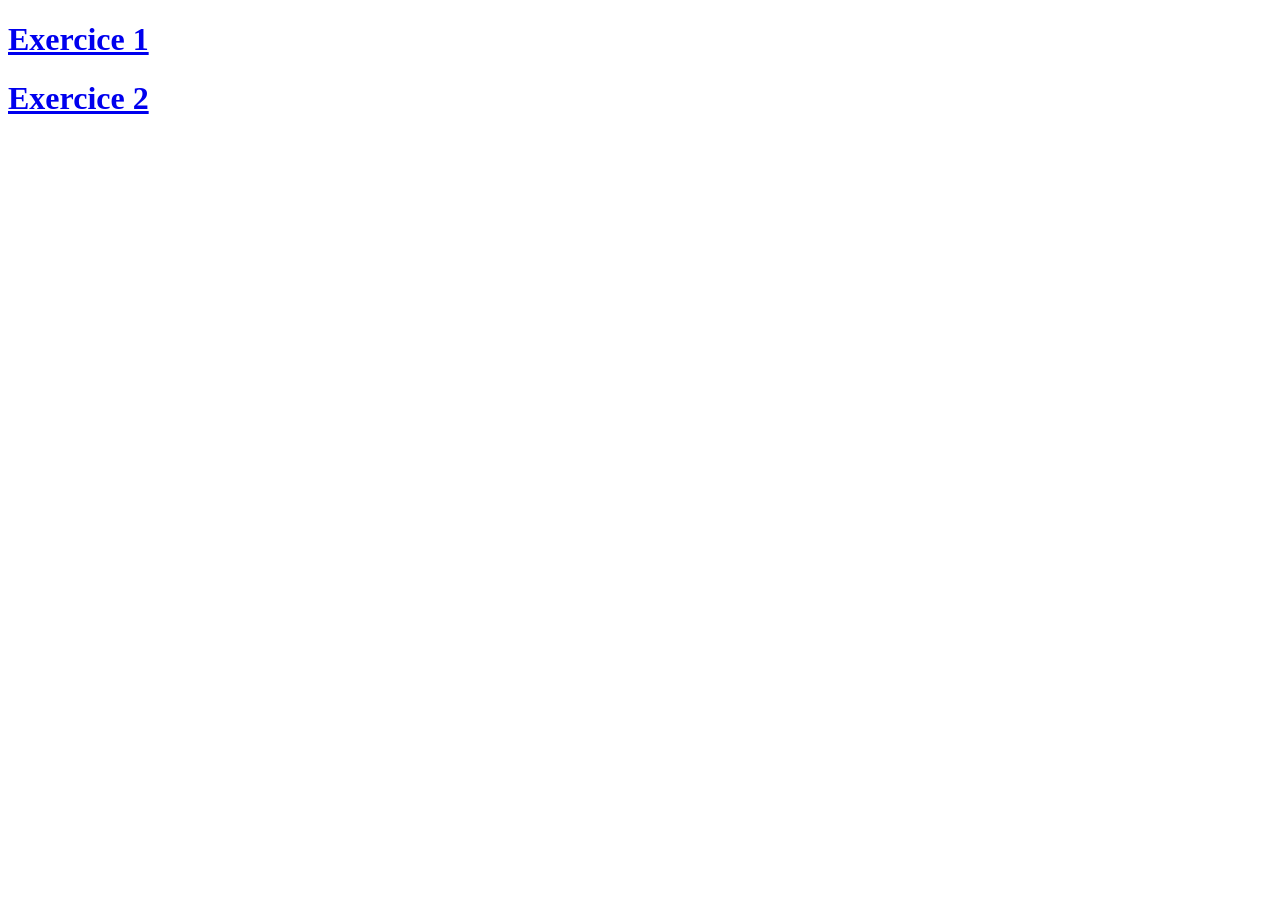
<file: TD1/index.html>
<!DOCTYPE html>
<html lang="fr">
<head>
    <meta charset="UTF-8">
    <meta name="viewport" content="width=device-width, initial-scale=1.0">
    <title>TD1</title>
</head>
<body>
    <h1><a href="exo1/index.html">Exercice 1</a></h1>
    <h1><a href="exo2/index.html">Exercice 2</a></h1>
</body>
</html>
</file>
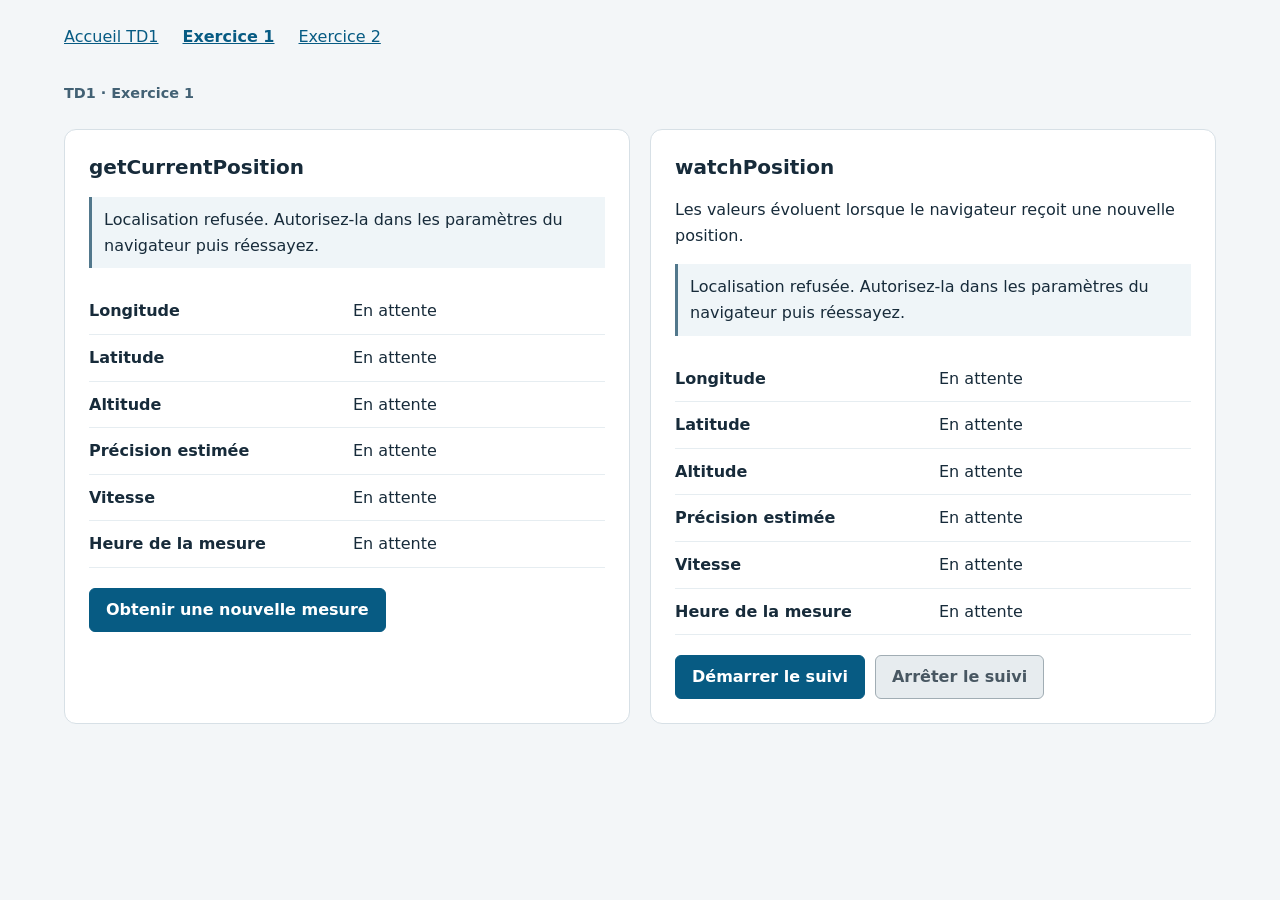
<file: TD1/exo1/index.html>
<!DOCTYPE html>
<html lang="fr">
<head>
    <meta charset="UTF-8">
    <meta name="viewport" content="width=device-width, initial-scale=1.0">
    <title>Exercice 1 — Géolocalisation</title>
    <link rel="stylesheet" href="../style.css">
    <script src="../script.js" defer></script>
</head>
<body data-exercise="1">
    <header class="page-header">
        <nav aria-label="Navigation du TD1">
            <a href="../index.html">Accueil TD1</a>
            <a href="index.html" aria-current="page">Exercice 1</a>
            <a href="../exo2/index.html">Exercice 2</a>
        </nav>
        <p class="eyebrow">TD1 · Exercice 1</p>
    </header>

    <main>
        <div class="measurements">
            <section class="panel" aria-labelledby="heading-once">
                <h2 id="heading-once">getCurrentPosition</h2>
                <p id="status-once" class="status" role="status">En attente</p>
                <dl class="coordinates">
                    <div><dt>Longitude</dt><dd id="longitude">En attente</dd></div>
                    <div><dt>Latitude</dt><dd id="latitude">En attente</dd></div>
                    <div><dt>Altitude</dt><dd id="hauteur">En attente</dd></div>
                    <div><dt>Précision estimée</dt><dd id="precision">En attente</dd></div>
                    <div><dt>Vitesse</dt><dd id="vitesse">En attente</dd></div>
                    <div><dt>Heure de la mesure</dt><dd id="temps">En attente</dd></div>
                </dl>
                <button id="refresh-position" type="button">Obtenir une nouvelle mesure</button>
            </section>

            <section class="panel" aria-labelledby="heading-watch">
                <h2 id="heading-watch">watchPosition</h2>
                <p>Les valeurs évoluent lorsque le navigateur reçoit une nouvelle position.</p>
                <p id="status-watch" class="status" role="status">En attente</p>
                <dl class="coordinates">
                    <div><dt>Longitude</dt><dd id="longitude2">En attente</dd></div>
                    <div><dt>Latitude</dt><dd id="latitude2">En attente</dd></div>
                    <div><dt>Altitude</dt><dd id="hauteur2">En attente</dd></div>
                    <div><dt>Précision estimée</dt><dd id="precision2">En attente</dd></div>
                    <div><dt>Vitesse</dt><dd id="vitesse2">En attente</dd></div>
                    <div><dt>Heure de la mesure</dt><dd id="temps2">En attente</dd></div>
                </dl>
                <div class="actions">
                    <button id="start-watch" type="button">Démarrer le suivi</button>
                    <button id="stop-watch" class="secondary" type="button" disabled>Arrêter le suivi</button>
                </div>
            </section>
        </div>
    </main>
</body>
</html>
</file>
<file: TD1/style.css>
:root {
    color-scheme: light;
    font-family: system-ui, -apple-system, BlinkMacSystemFont, "Segoe UI", sans-serif;
    line-height: 1.6;
    color: #172b3a;
    background: #f3f6f8;
}

* { box-sizing: border-box; }

body {
    margin: 0 auto;
    max-width: 1200px;
    padding: 24px;
}

a { color: #075b83; }

a:hover { text-decoration-thickness: 2px; }

nav {
    display: flex;
    flex-wrap: wrap;
    gap: 12px 24px;
    margin-bottom: 32px;
}

nav [aria-current="page"] { font-weight: 700; }

.page-header { margin-bottom: 24px; }

.page-header > p:last-child { max-width: 78ch; }

.eyebrow {
    margin-bottom: 4px;
    font-size: .9rem;
    font-weight: 700;
    color: #426174;
}

h1 {
    margin: 0 0 12px;
    font-size: clamp(1.7rem, 4vw, 2.4rem);
    line-height: 1.2;
}

h2 {
    margin-top: 0;
    font-size: 1.25rem;
    line-height: 1.35;
    overflow-wrap: anywhere;
}

.measurements {
    display: grid;
    grid-template-columns: repeat(2, minmax(0, 1fr));
    gap: 20px;
}

.panel {
    min-width: 0;
    padding: 24px;
    border: 1px solid #d7e0e6;
    border-radius: 12px;
    background: #fff;
}

.map-panel { margin-bottom: 20px; }

.coordinates { margin: 20px 0; }

.coordinates > div {
    display: grid;
    grid-template-columns: minmax(0, 1fr) minmax(0, 1fr);
    gap: 12px;
    padding: 10px 0;
    border-bottom: 1px solid #e6edf1;
}

dt { font-weight: 600; }

dd {
    margin: 0;
    font-variant-numeric: tabular-nums;
    overflow-wrap: anywhere;
}

.actions {
    display: flex;
    flex-wrap: wrap;
    gap: 10px;
}

button {
    min-height: 44px;
    padding: 10px 16px;
    border: 1px solid #075b83;
    border-radius: 6px;
    background: #075b83;
    color: #fff;
    font: inherit;
    font-weight: 600;
    line-height: 1.35;
    cursor: pointer;
}

button:hover { background: #064969; }

button.secondary {
    color: #075b83;
    background: #fff;
}

button.secondary:hover { background: #edf5f9; }

button:disabled {
    border-color: #a1adb4;
    color: #485762;
    background: #e7ecef;
    cursor: default;
}

:focus-visible {
    outline: 3px solid #b74700;
    outline-offset: 3px;
}

.status {
    padding: 10px 12px;
    border-left: 3px solid #52788c;
    background: #eff5f8;
    overflow-wrap: anywhere;
}

.note {
    color: #465e6d;
    font-size: .92rem;
}

#map {
    height: 60vh;
    min-height: 420px;
    max-height: 720px;
    border: 1px solid #b9cad4;
    border-radius: 6px;
    background: #e8eef0;
}

.leaflet-container { font-family: inherit; }

.leaflet-popup-content { line-height: 1.6; }

@media (max-width: 700px) {
    body { padding: 16px; }
    nav { margin-bottom: 24px; }
    .measurements { grid-template-columns: 1fr; }
    .panel { padding: 18px; }
    #map { min-height: 360px; }
    .map-coordinates > div { grid-template-columns: 1fr; gap: 2px; }
}
</file>
